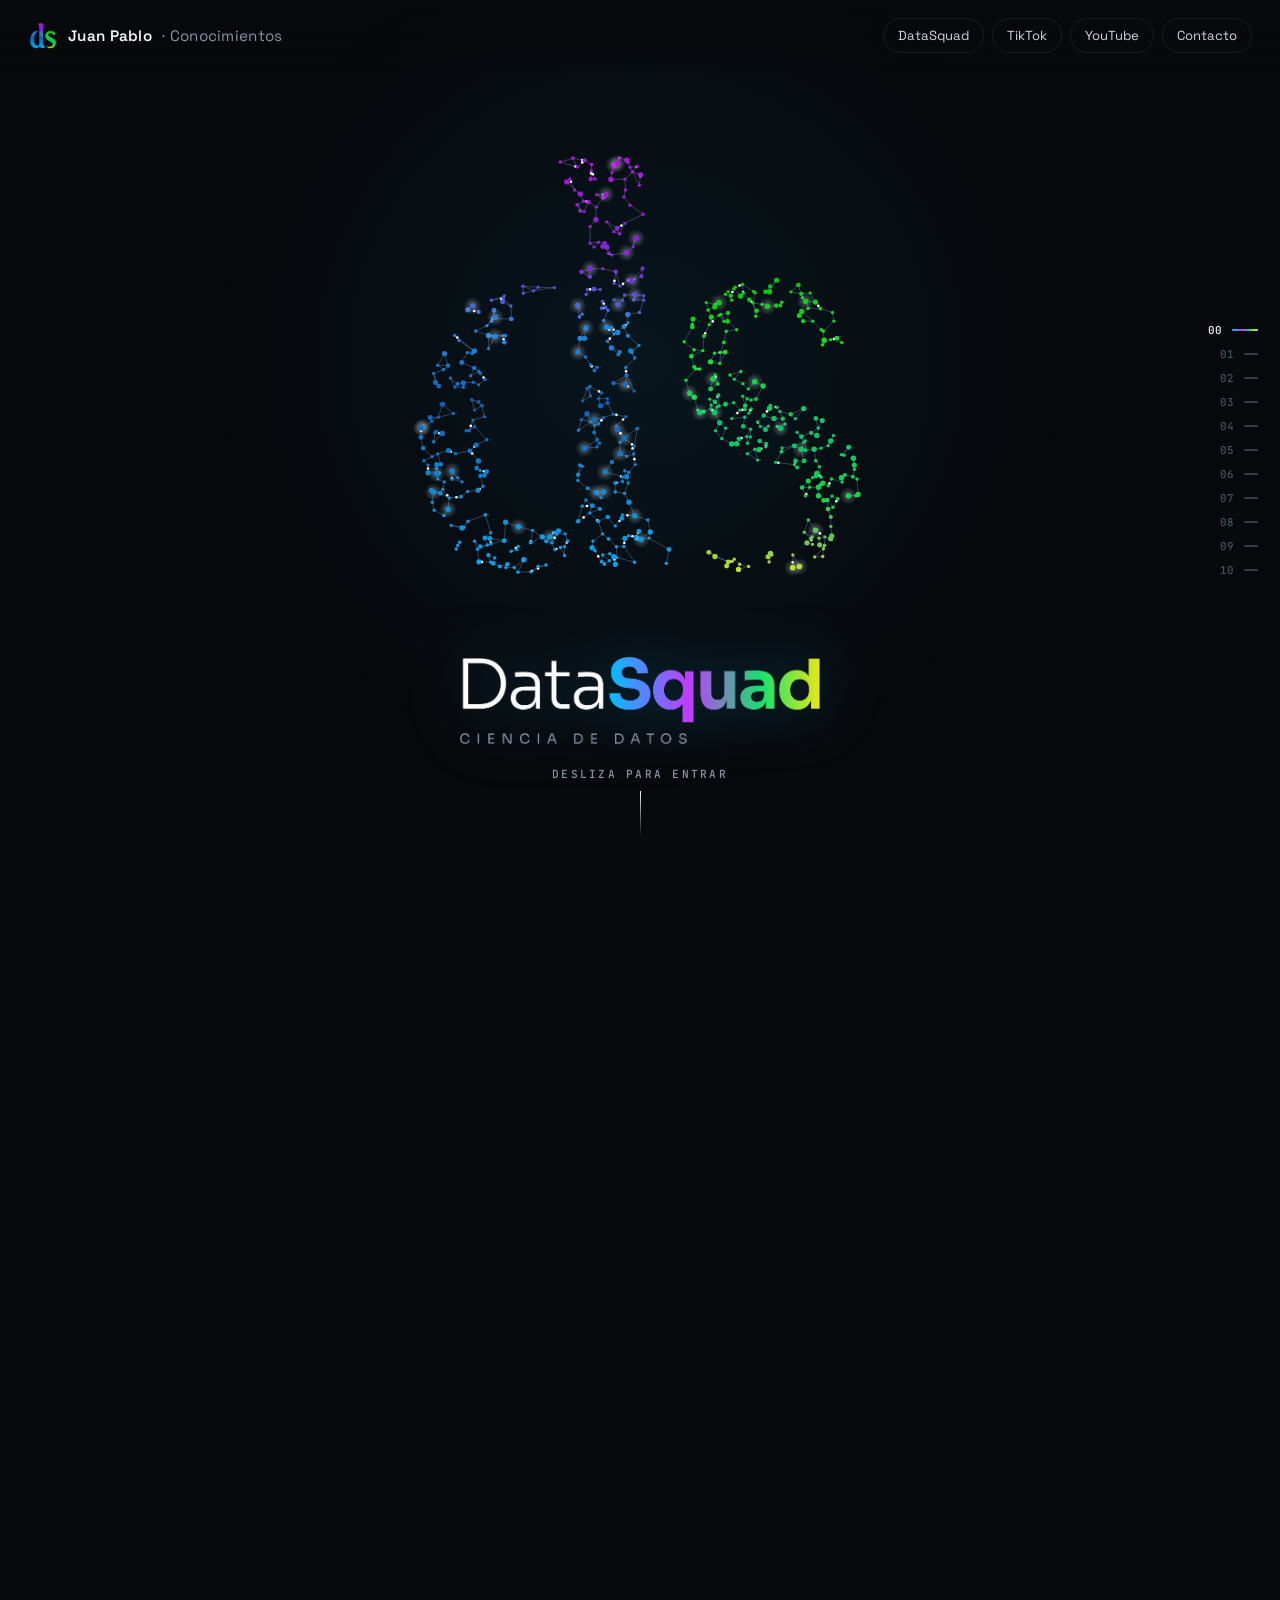
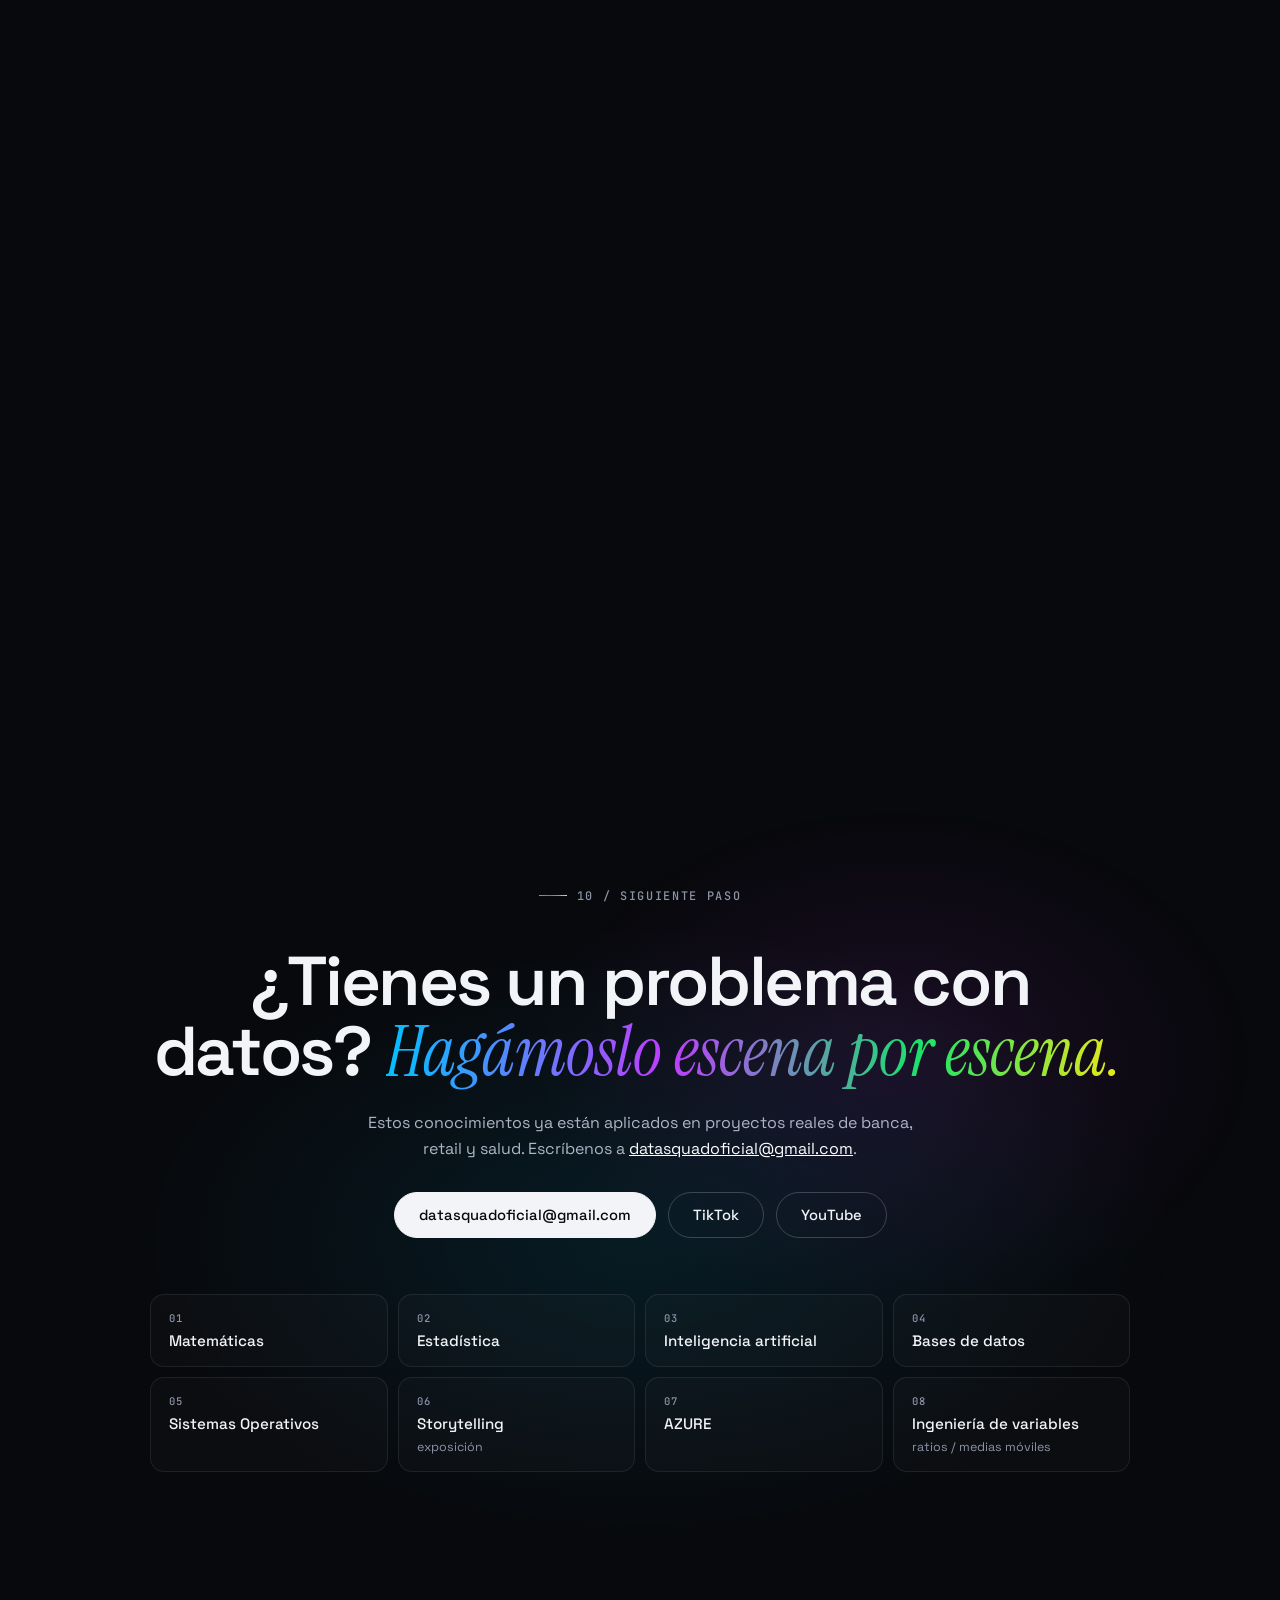
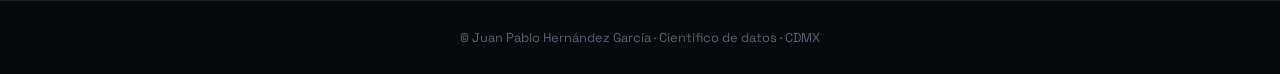
<file: index.html>
<!DOCTYPE html>
<html lang="es">
<head>
<meta charset="utf-8">
<title>Conocimientos vol. 2 · Juan Pablo Hernández · DataSquad</title>
<meta name="viewport" content="width=device-width, initial-scale=1.0">
<meta name="description" content="Conocimientos de Juan Pablo Hernández García, científico de datos: matemáticas, estadística, inteligencia artificial, ingeniería de variables, bases de datos, storytelling, Azure, sistemas operativos y DataSquad.">
<meta name="theme-color" content="#08090c">
<link href="assets/datasquad-icono.png" rel="icon">
<link rel="preconnect" href="https://fonts.googleapis.com">
<link rel="preconnect" href="https://fonts.gstatic.com" crossorigin>
<link href="https://fonts.googleapis.com/css2?family=Instrument+Serif:ital@0;1&family=JetBrains+Mono:wght@400;600&family=Space+Grotesk:wght@400;500;600;700&display=swap" rel="stylesheet">
<style>
:root{
  --bg:#08090c; --ink:#f2f4f8; --dim:#8b93a7; --line:rgba(255,255,255,.08);
  --cyan:#00C2FF; --purple:#C13CFF; --green:#19E36B; --yellow:#F2E814;
  --grad:linear-gradient(90deg,#00C2FF 0%,#C13CFF 38%,#19E36B 72%,#F2E814 100%);
}
*{box-sizing:border-box;margin:0;padding:0}
html{scroll-behavior:smooth}
body{background:var(--bg);color:var(--ink);font-family:"Space Grotesk",system-ui,sans-serif;-webkit-font-smoothing:antialiased;overflow-x:hidden}
a{color:inherit;text-decoration:none}
em{font-family:"Instrument Serif",Georgia,serif;font-style:italic;font-weight:400;letter-spacing:0}

/* ---------- barra superior ---------- */
.top{position:fixed;inset:0 0 auto 0;z-index:30;display:flex;align-items:center;justify-content:space-between;padding:18px 28px;
  background:linear-gradient(180deg,rgba(8,9,12,.92),rgba(8,9,12,0));pointer-events:none}
.top > *{pointer-events:auto}
.brand{display:flex;align-items:center;gap:10px;font-weight:600;font-size:.95rem;letter-spacing:.02em}
.brand img{width:30px;height:30px}
.brand span{color:var(--dim);font-weight:400}
.top nav{display:flex;gap:8px}
.top nav a{font-size:.82rem;padding:8px 14px;border-radius:999px;border:1px solid var(--line);color:#cfd5e2;transition:border-color .2s,background .2s}
.top nav a:hover{border-color:rgba(255,255,255,.3);background:rgba(255,255,255,.04)}
.top nav a.pri{background:var(--ink);color:#08090c;border-color:var(--ink)}
.progreso{position:fixed;left:0;top:0;height:2px;width:100%;transform-origin:0 50%;transform:scaleX(0);background:var(--grad);z-index:40}

/* ---------- indicador de escenas ---------- */
.rail{position:fixed;right:22px;top:50%;transform:translateY(-50%);z-index:25;display:flex;flex-direction:column;gap:6px}
.rail a{display:flex;align-items:center;justify-content:flex-end;gap:10px;font:500 .68rem "JetBrains Mono",monospace;color:#4b5263;height:18px}
.rail a b{font-weight:400;opacity:0;transform:translateX(6px);transition:.25s;color:var(--dim);white-space:nowrap}
.rail a i{display:block;width:14px;height:2px;border-radius:2px;background:#333a48;transition:.3s}
.rail a:hover b{opacity:1;transform:none}
.rail a.on{color:var(--ink)}
.rail a.on i{width:26px;background:var(--grad)}

/* ---------- escenas ---------- */
.scene{position:relative;height:150vh}
.scene.corta{height:220vh}
.stage{position:sticky;top:0;height:100vh;overflow:hidden}
.stage canvas{position:absolute;inset:0;width:100%;height:100%;display:block}
.copy{position:absolute;left:6vw;top:50%;transform:translateY(-50%);width:min(40vw,560px);z-index:2}
.tag{display:inline-flex;align-items:center;gap:10px;font:500 .74rem "JetBrains Mono",monospace;letter-spacing:.14em;color:var(--dim);text-transform:uppercase;margin-bottom:22px}
.tag::before{content:"";width:28px;height:1px;background:var(--grad)}
.copy h2{font-size:clamp(2rem,3.9vw,3.6rem);line-height:1.04;font-weight:600;letter-spacing:-.025em;margin-bottom:22px}
.copy h2 em{background:var(--grad);-webkit-background-clip:text;background-clip:text;color:transparent;padding-right:.08em}
.copy p{color:#aeb5c5;font-size:1.04rem;line-height:1.65;max-width:470px;margin-bottom:22px}
.chips{display:flex;flex-wrap:wrap;gap:8px;margin-bottom:26px}
.chips span{font-size:.8rem;padding:6px 12px;border-radius:999px;border:1px solid var(--line);color:#cfd5e2;background:rgba(255,255,255,.02)}
.cta{display:inline-flex;align-items:center;gap:10px;font-weight:500;font-size:.92rem;padding:12px 20px;border-radius:999px;
  border:1.5px solid transparent;background:linear-gradient(var(--bg),var(--bg)) padding-box,var(--grad) border-box;transition:transform .2s}
.cta:hover{transform:translateX(4px)}
.cta::after{content:"→"}
/* aparición ligada al scroll */
.rv{opacity:0;transform:translateY(26px);filter:blur(6px);transition:opacity .7s ease,transform .7s cubic-bezier(.2,.7,.2,1),filter .7s}
.rv.on{opacity:1;transform:none;filter:none}

/* ---------- intro ---------- */
.intro .tag::before{display:none}
.intro h1{font-size:clamp(2.6rem,7vw,6.4rem);line-height:.98;font-weight:600;letter-spacing:-.04em;margin-bottom:26px}
.intro h1 em{background:var(--grad);-webkit-background-clip:text;background-clip:text;color:transparent;padding-right:.06em}
.intro p{margin:0 auto 30px;max-width:620px;color:#aeb5c5;font-size:1.1rem;line-height:1.6}
.desliza{display:inline-flex;flex-direction:column;align-items:center;gap:10px;font:500 .7rem "JetBrains Mono",monospace;letter-spacing:.2em;color:var(--dim)}
.desliza i{width:1px;height:46px;background:linear-gradient(var(--ink),transparent);animation:baja 1.8s ease-in-out infinite}
@keyframes baja{0%{transform:scaleY(0);transform-origin:top}50%{transform:scaleY(1);transform-origin:top}51%{transform-origin:bottom}100%{transform:scaleY(0);transform-origin:bottom}}

/* ---------- DataSquad ---------- */
.ds .copy{left:50%;top:10vh;transform:translateX(-50%);width:min(92vw,1100px);text-align:center}
.ds-logo{width:min(70vw,600px);display:block;margin:0 auto 6px;
  transform:scale(calc(.72 + var(--p,0) * .5));opacity:calc(var(--p,0) * 5);filter:blur(calc((1 - min(1, var(--p,0) * 4)) * 14px)) drop-shadow(0 0 40px rgba(193,60,255,.25))}
.ds .copy p{margin:0 auto 18px;max-width:640px}
.ds .chips{justify-content:center}
.redes{display:flex;justify-content:center;gap:12px;margin-bottom:26px}
.redes a,.redes span{display:inline-flex;align-items:center;gap:8px;font-size:.86rem;color:#cfd5e2;padding:8px 16px;border-radius:999px;background:rgba(255,255,255,.05)}
.redes a{text-decoration:none;transition:background .2s}.redes a:hover{background:rgba(255,255,255,.14);color:#fff}.redes svg{width:16px;height:16px;fill:currentColor}
.fones{position:absolute;left:50%;bottom:3vh;transform:translateX(-50%);display:flex;gap:clamp(10px,2vw,26px);z-index:1}
.fon{width:clamp(96px,10vw,140px);aspect-ratio:9/18.5;border-radius:26px;border:1.5px solid rgba(255,255,255,.14);background:#0d0f15;
  position:relative;overflow:hidden;box-shadow:0 30px 60px rgba(0,0,0,.5);
  transform:translateY(calc((1 - var(--k,0)) * 60vh)) rotate(calc((1 - var(--k,0)) * var(--r,0deg)))}
.fon::before{content:"";position:absolute;top:8px;left:50%;transform:translateX(-50%);width:34%;height:10px;border-radius:9px;background:#000;z-index:2}
.fon canvas{position:absolute;inset:0;width:100%;height:100%}
.fon b{position:absolute;left:12px;right:12px;bottom:16px;font-size:.78rem;line-height:1.25;z-index:2}
.fon small{display:block;font:500 .6rem "JetBrains Mono",monospace;color:var(--dim);letter-spacing:.1em;margin-bottom:4px}

/* ---------- cierre ---------- */
.cierre{min-height:100vh;display:flex;flex-direction:column;align-items:center;justify-content:center;text-align:center;padding:120px 6vw 60px;position:relative;
  background:radial-gradient(ellipse 60% 50% at 50% 60%,rgba(0,194,255,.10),transparent 70%),radial-gradient(ellipse 40% 40% at 70% 40%,rgba(193,60,255,.10),transparent 70%)}
.cierre h2{font-size:clamp(2.2rem,5.4vw,4.8rem);line-height:1.02;letter-spacing:-.035em;font-weight:600;margin:20px 0 22px;max-width:980px}
.cierre h2 em{background:var(--grad);-webkit-background-clip:text;background-clip:text;color:transparent;padding-right:.06em}
.cierre p{color:#aeb5c5;max-width:560px;line-height:1.65;margin-bottom:30px}
.btns{display:flex;flex-wrap:wrap;gap:12px;justify-content:center}
.btn{padding:13px 24px;border-radius:999px;font-weight:500;font-size:.92rem;border:1px solid rgba(255,255,255,.2);transition:.2s}
.btn:hover{background:rgba(255,255,255,.06)}
.btn.pri{background:var(--ink);color:#08090c;border-color:var(--ink)}
.btn.pri:hover{background:#fff}
.temas{display:grid;grid-template-columns:repeat(4,minmax(0,1fr));gap:10px;max-width:980px;width:100%;margin:56px auto 0}
.temas a{display:flex;flex-direction:column;gap:6px;text-align:left;padding:16px 18px;border-radius:14px;border:1px solid var(--line);background:rgba(255,255,255,.02);transition:.2s}
.temas a:hover{border-color:rgba(255,255,255,.25);transform:translateY(-2px)}
.temas small{font:500 .66rem "JetBrains Mono",monospace;color:var(--dim);letter-spacing:.12em}
.temas b{font-weight:500;font-size:.95rem}
footer{padding:28px;text-align:center;color:#5b6273;font-size:.8rem;border-top:1px solid var(--line)}

/* ---------- celular ---------- */
@media (max-width:899px){
  .top{padding:14px 16px}
  .brand span{display:none}
  .top nav a:not(.pri){display:none}
  .rail{display:none}
  .copy{left:6vw;right:6vw;width:auto;top:auto;bottom:5vh;transform:none}
  .copy h2{font-size:clamp(1.7rem,7.4vw,2.4rem);margin-bottom:12px}
  .copy p{font-size:.93rem;margin-bottom:14px;line-height:1.55}
  .chips{margin-bottom:16px;gap:6px}
  .chips span{font-size:.72rem;padding:5px 10px}
  .tag{margin-bottom:12px}
  .stage::after{content:"";position:absolute;left:0;right:0;bottom:0;height:62%;background:linear-gradient(transparent,rgba(8,9,12,.92) 30%);z-index:1;pointer-events:none}
  .intro .stage::after,.ds .stage::after{display:none}
  .ds .copy{top:12vh;bottom:auto;left:50%;right:auto;transform:translateX(-50%)}
  .ds .copy p{font-size:.9rem}
  .fon:nth-child(n+4){display:none}
  .fon b{font-size:.62rem;left:9px;right:9px}
  .temas{grid-template-columns:repeat(2,minmax(0,1fr))}
}

/* intro con neuronas */
.intro{height:150vh}
.intro-logo{position:absolute;left:50%;bottom:7vh;transform:translate(-50%,calc(var(--p,0) * -90px));text-align:center;z-index:2;
  opacity:calc(1 - var(--p,0) * 3.2);pointer-events:none}
.intro-logo img{width:min(36vw,360px);display:block;margin:0 auto 18px;filter:drop-shadow(0 0 30px rgba(0,194,255,.25))}
.intro-copy{left:auto;right:7vw;width:min(42vw,560px)}
.intro-copy h2{font-size:clamp(2.2rem,4.6vw,4.2rem);letter-spacing:.02em;background:var(--grad);-webkit-background-clip:text;background-clip:text;color:transparent}
.intro-copy .chips span{font-size:.78rem}
.toca{display:inline-block;margin-left:14px;font:500 .72rem "JetBrains Mono",monospace;color:var(--dim);letter-spacing:.06em}
.scene[data-href] .stage{cursor:pointer}
.scene[data-href] .copy{cursor:auto}
.temas i{font-style:normal;font-size:.78rem;color:var(--dim)}
/* cursor "VER" */
.ver{position:fixed;left:0;top:0;z-index:50;pointer-events:none;width:84px;height:84px;margin:-42px 0 0 -42px;border-radius:50%;display:flex;align-items:center;justify-content:center;
  font:600 .72rem "JetBrains Mono",monospace;letter-spacing:.12em;color:#08090c;background:var(--grad);transform:scale(0);transition:transform .25s cubic-bezier(.2,.8,.2,1)}
.ver.on{transform:scale(1)}
/* transición al abrir un tema */
.warp{position:fixed;inset:0;z-index:70;pointer-events:none;clip-path:circle(0 at var(--x,50%) var(--y,50%));transition:clip-path .65s cubic-bezier(.7,0,.3,1);
  background:radial-gradient(circle at var(--x,50%) var(--y,50%),#08090c 0,#08090c 35%,rgba(193,60,255,.9) 55%,rgba(0,194,255,.9) 75%,#08090c 100%)}
.warp.on{clip-path:circle(150% at var(--x,50%) var(--y,50%));pointer-events:auto}
@media (hover:none){.ver{display:none}}
@media (max-width:899px){
  .intro-logo{bottom:auto;top:62vh}
  .intro-logo img{width:64vw}
  .intro-copy{left:6vw;right:6vw;width:auto;top:auto;bottom:5vh;transform:none}
  .intro .stage::after{display:block!important;height:55%}
  .toca{display:block;margin:10px 0 0}
}
</style>
</head>
<body>
<div class="progreso" id="progreso"></div>
<div class="ver" id="ver">VER →</div>
<div class="warp" id="warp"></div>

<header class="top">
  <a class="brand" href="index.html"><img src="assets/datasquad-icono.png" alt="">Juan Pablo <span>· Conocimientos</span></a>
  <nav>
    <a href="#datasquad">DataSquad</a>
    <a href="https://www.tiktok.com/@datasquad_ds" target="_blank" rel="noopener">TikTok</a>
    <a href="https://www.youtube.com/@DatasquadOficial" target="_blank" rel="noopener">YouTube</a>
    <a href="mailto:datasquadoficial@gmail.com">Contacto</a>
  </nav>
</header>

<nav class="rail" id="rail" aria-label="Escenas"></nav>

<main>
<!-- 00 · INTRO: logo DataSquad hecho de neuronas -->
<section class="scene intro" id="inicio" data-kind="intro" data-label="Inicio">
  <div class="stage">
    <canvas></canvas>
    <div class="intro-logo">
      <img src="assets/datasquad-wordmark.png" alt="DataSquad · Ciencia de datos">
      <div class="desliza">DESLIZA PARA ENTRAR<i></i></div>
    </div>
    <div class="copy intro-copy">
      <div class="tag rv" data-at=".42">Juan Pablo Hernández García · Científico de datos</div>
      <h2 class="rv" data-at=".46">CONOCIMIENTO</h2>
      <p class="rv" data-at=".5">Este apartado representa una recopilación de los conocimientos y habilidades que he desarrollado a lo largo de mi trayectoria como científico de datos, y muestra mi compromiso continuo con la excelencia en este campo en constante evolución.</p>
      <div class="chips rv" data-at=".54"><span>Matemáticas</span><span>Estadística</span><span>Inteligencia artificial</span><span>Bases de datos</span><span>Sistemas Operativos</span><span>Storytelling · exposición</span><span>AZURE</span><span>Ingeniería de variables · ratios / medias móviles</span></div>
    </div>
  </div>
</section>

<!-- 01 · MATEMÁTICAS -->
<section class="scene" id="matematicas" data-href="matematicas.html" data-kind="mate" data-label="Matemáticas">
  <div class="stage">
    <canvas></canvas>
    <div class="copy">
      <div class="tag rv" data-at=".02">01 / Matemáticas</div>
      <h2 class="rv" data-at=".06">Los modelos aprenden <em>bajando una pendiente.</em></h2>
      <p class="rv" data-at=".14">Álgebra lineal, cálculo y optimización: el lenguaje en el que viven los datos y el motor con el que se entrena casi cualquier modelo, de una regresión a una red neuronal.</p>
      <div class="chips rv" data-at=".22"><span>Álgebra lineal</span><span>Derivadas</span><span>Descenso del gradiente</span><span>Similitud coseno</span><span>Regularización</span></div>
      <a class="cta rv" data-at=".3" href="matematicas.html">Ver mis conocimientos</a><span class="toca rv" data-at=".34">o toca la animación</span>
    </div>
  </div>
</section>

<!-- 02 · ESTADÍSTICA -->
<section class="scene" id="estadistica" data-href="estadistica.html" data-kind="esta" data-label="Estadística">
  <div class="stage">
    <canvas></canvas>
    <div class="copy">
      <div class="tag rv" data-at=".02">02 / Estadística</div>
      <h2 class="rv" data-at=".06">Con suficientes datos, <em>el ruido toma forma.</em></h2>
      <p class="rv" data-at=".14">Descriptiva e inferencial aplicada a decisiones reales: cuántos datos necesito, qué tan seguro estoy y cuándo un cambio es real y no casualidad.</p>
      <div class="chips rv" data-at=".22"><span>Pruebas de hipótesis</span><span>Error tipo I y II</span><span>Tamaño de muestra</span><span>Wilcoxon</span><span>Regresión</span></div>
      <a class="cta rv" data-at=".3" href="estadistica.html">Ver mis conocimientos</a><span class="toca rv" data-at=".34">o toca la animación</span>
    </div>
  </div>
</section>

<!-- 03 · IA -->
<section class="scene" id="ia" data-href="inteligencia-artificial.html" data-kind="ia" data-label="Inteligencia artificial">
  <div class="stage">
    <canvas></canvas>
    <div class="copy">
      <div class="tag rv" data-at=".02">03 / Inteligencia artificial</div>
      <h2 class="rv" data-at=".06">Una red neuronal es <em>una cadena de decisiones pequeñas.</em></h2>
      <p class="rv" data-at=".14">Machine learning y deep learning de punta a punta: preparar los datos, elegir el algoritmo, medirlo bien y llevarlo a producción.</p>
      <div class="chips rv" data-at=".22"><span>Aprendizaje supervisado</span><span>Deep Learning</span><span>Métricas</span><span>Ensambles</span><span>IA generativa</span><span>MLOps</span></div>
      <a class="cta rv" data-at=".3" href="inteligencia-artificial.html">Ver mis conocimientos</a><span class="toca rv" data-at=".34">o toca la animación</span>
    </div>
  </div>
</section>

<!-- 04 · BASES DE DATOS -->
<section class="scene" id="bd" data-href="bases-de-datos.html" data-kind="bd" data-label="Bases de datos">
  <div class="stage">
    <canvas></canvas>
    <div class="copy">
      <div class="tag rv" data-at=".02">04 / Bases de datos</div>
      <h2 class="rv" data-at=".06">Las respuestas viven <em>en cómo se unen las tablas.</em></h2>
      <p class="rv" data-at=".14">Modelo relacional, SQL para análisis y el camino de los datos desde la operación hasta el data warehouse que alimenta un tablero.</p>
      <div class="chips rv" data-at=".22"><span>SQL</span><span>JOINs</span><span>Funciones de ventana</span><span>Normalización</span><span>OLTP vs OLAP</span></div>
      <a class="cta rv" data-at=".3" href="bases-de-datos.html">Ver mis conocimientos</a><span class="toca rv" data-at=".34">o toca la animación</span>
    </div>
  </div>
</section>

<!-- 05 · SISTEMAS OPERATIVOS -->
<section class="scene" id="sistemas" data-href="sistemas-operativos.html" data-kind="term" data-label="Sistemas Operativos">
  <div class="stage">
    <canvas></canvas>
    <div class="copy">
      <div class="tag rv" data-at=".02">05 / Sistemas Operativos</div>
      <h2 class="rv" data-at=".06">Tu modelo va a correr en Linux. <em>Conviene dominar la terminal.</em></h2>
      <p class="rv" data-at=".14">Windows, Linux y macOS en ciencia de datos: entornos virtuales, WSL, contenedores con Docker y tareas programadas para que todo funcione igual en cualquier máquina.</p>
      <div class="chips rv" data-at=".22"><span>Bash y PowerShell</span><span>Entornos virtuales</span><span>WSL</span><span>Docker</span><span>cron</span></div>
      <a class="cta rv" data-at=".3" href="sistemas-operativos.html">Ver mis conocimientos</a><span class="toca rv" data-at=".34">o toca la animación</span>
    </div>
  </div>
</section>

<!-- 06 · STORYTELLING -->
<section class="scene" id="storytelling" data-href="storytelling.html" data-kind="story" data-label="Storytelling">
  <div class="stage">
    <canvas></canvas>
    <div class="copy">
      <div class="tag rv" data-at=".02">06 / Storytelling · exposición</div>
      <h2 class="rv" data-at=".06">Si todo resalta, <em>nada resalta.</em></h2>
      <p class="rv" data-at=".14">Convertir un análisis en una decisión: conocer a la audiencia, elegir la gráfica por la pregunta que responde y usar el color solo para lo que importa.</p>
      <div class="chips rv" data-at=".22"><span>Audiencia</span><span>Arco narrativo</span><span>Elegir la gráfica</span><span>Color y daltonismo</span><span>Exponer</span></div>
      <a class="cta rv" data-at=".3" href="storytelling.html">Ver mis conocimientos</a><span class="toca rv" data-at=".34">o toca la animación</span>
    </div>
  </div>
</section>

<!-- 07 · AZURE -->
<section class="scene" id="azure" data-href="azure.html" data-kind="azure" data-label="AZURE">
  <div class="stage">
    <canvas></canvas>
    <div class="copy">
      <div class="tag rv" data-at=".02">07 / AZURE</div>
      <h2 class="rv" data-at=".06">De la laptop a la nube, <em>sin cambiar el modelo.</em></h2>
      <p class="rv" data-at=".14">Tipos de servicio, redes virtuales, conexión segura con la oficina, monitoreo y costos: lo necesario para que un modelo viva en la nube.</p>
      <div class="chips rv" data-at=".22"><span>IaaS · PaaS · SaaS</span><span>VNet y subredes</span><span>VPN y ExpressRoute</span><span>Firewall</span><span>Monitoreo y precios</span></div>
      <a class="cta rv" data-at=".3" href="azure.html">Ver mis conocimientos</a><span class="toca rv" data-at=".34">o toca la animación</span>
    </div>
  </div>
</section>

<!-- 08 · INGENIERÍA DE VARIABLES -->
<section class="scene" id="variables" data-href="ingenieria-de-variables.html" data-kind="vars" data-label="Ingeniería de variables">
  <div class="stage">
    <canvas></canvas>
    <div class="copy">
      <div class="tag rv" data-at=".02">08 / Ingeniería de variables · ratios / medias móviles</div>
      <h2 class="rv" data-at=".06">Un buen modelo empieza <em>con una buena variable.</em></h2>
      <p class="rv" data-at=".14">Rezagos, medias móviles, ratios y estacionalidad para banca, forecasting, retail, fraude, marketing y manufactura. Siempre con información disponible antes del momento que se predice.</p>
      <div class="chips rv" data-at=".22"><span>Lags</span><span>Medias móviles</span><span>Ratios A/B</span><span>RFM</span><span>Estacionalidad</span></div>
      <a class="cta rv" data-at=".3" href="ingenieria-de-variables.html">Ver mis conocimientos</a><span class="toca rv" data-at=".34">o toca la animación</span>
    </div>
  </div>
</section>

<!-- 09 · DATASQUAD -->
<section class="scene ds" id="datasquad" data-kind="ds" data-label="DataSquad">
  <div class="stage">
    <canvas></canvas>
    <div class="copy">
      <div class="tag rv" data-at=".02">09 / Divulgación</div>
      <img class="ds-logo" src="assets/datasquad-logo.png" alt="DataSquad · Ciencia de datos">
      <p class="rv" data-at=".22"><strong>DataSquad</strong> es mi proyecto de divulgación: videos educativos de ciencia de datos e inteligencia artificial donde explico algoritmos con animaciones, ejemplos reales y código en Python.</p>
      <div class="redes rv" data-at=".28">
        <a href="https://www.youtube.com/@DatasquadOficial" target="_blank" rel="noopener"><svg viewBox="0 0 24 24"><path d="M23.5 6.2a3 3 0 0 0-2.1-2.1C19.5 3.6 12 3.6 12 3.6s-7.5 0-9.4.5A3 3 0 0 0 .5 6.2 31 31 0 0 0 0 12a31 31 0 0 0 .5 5.8 3 3 0 0 0 2.1 2.1c1.9.5 9.4.5 9.4.5s7.5 0 9.4-.5a3 3 0 0 0 2.1-2.1A31 31 0 0 0 24 12a31 31 0 0 0-.5-5.8zM9.6 15.6V8.4l6.3 3.6-6.3 3.6z"/></svg>YouTube</a>
        <a href="https://www.tiktok.com/@datasquad_ds" target="_blank" rel="noopener"><svg viewBox="0 0 24 24"><path d="M19.6 6.7a4.8 4.8 0 0 1-3.8-4.2V2h-3.4v13.6a2.9 2.9 0 1 1-2-2.7V9.4a6.3 6.3 0 1 0 5.4 6.2V8.7a8.2 8.2 0 0 0 3.8 1.2z"/></svg>TikTok</a>
      </div>
    </div>
    <div class="fones" id="fones">
      <div class="fon" style="--r:-9deg"><canvas data-v="xgb"></canvas><b><small>EP · XGBOOST</small>Árboles que corrigen al anterior</b></div>
      <div class="fon" style="--r:-4deg"><canvas data-v="per"></canvas><b><small>EP · PERCEPTRÓN</small>Retropropagación paso a paso</b></div>
      <div class="fon" style="--r:4deg"><canvas data-v="bub"></canvas><b><small>EP · BUBBLE SORT</small>Ordenar intercambiando vecinos</b></div>
      <div class="fon" style="--r:9deg"><canvas data-v="sto"></canvas><b><small>EP · STORYTELLING</small>Una gráfica, una idea</b></div>
    </div>
  </div>
</section>

<!-- 10 · CIERRE -->
<section class="cierre" id="cierre" data-label="Siguiente paso">
  <div class="tag">10 / Siguiente paso</div>
  <h2>¿Tienes un problema con datos? <em>Hagámoslo escena por escena.</em></h2>
  <p>Estos conocimientos ya están aplicados en proyectos reales de banca, retail y salud. Escríbenos a <a href="mailto:datasquadoficial@gmail.com" style="color:#fff;text-decoration:underline">datasquadoficial@gmail.com</a>.</p>
  <div class="btns">
    <a class="btn pri" href="mailto:datasquadoficial@gmail.com">datasquadoficial@gmail.com</a> <a class="btn" href="https://www.tiktok.com/@datasquad_ds" target="_blank" rel="noopener">TikTok</a> <a class="btn" href="https://www.youtube.com/@DatasquadOficial" target="_blank" rel="noopener">YouTube</a>
  </div>
  <div class="temas">
    <a href="matematicas.html"><small>01</small><b>Matemáticas</b></a>
    <a href="estadistica.html"><small>02</small><b>Estadística</b></a>
    <a href="inteligencia-artificial.html"><small>03</small><b>Inteligencia artificial</b></a>
    <a href="bases-de-datos.html"><small>04</small><b>Bases de datos</b></a>
    <a href="sistemas-operativos.html"><small>05</small><b>Sistemas Operativos</b></a>
    <a href="storytelling.html"><small>06</small><b>Storytelling</b><i>exposición</i></a>
    <a href="azure.html"><small>07</small><b>AZURE</b></a>
    <a href="ingenieria-de-variables.html"><small>08</small><b>Ingeniería de variables</b><i>ratios / medias móviles</i></a>
  </div>
</section>
</main>
<footer>© Juan Pablo Hernández García · Científico de datos · CDMX</footer>

<script>
(function(){
"use strict";
var C={cyan:"#00C2FF",purple:"#C13CFF",green:"#19E36B",yellow:"#F2E814",grey:"#2e3440",dim:"#8b93a7",ink:"#f2f4f8"};
var MONO='"JetBrains Mono",monospace', SANS='"Space Grotesk",system-ui,sans-serif';
function clamp(v,a,b){return v<a?a:v>b?b:v}
function seg(p,a,b){return clamp((p-a)/(b-a),0,1)}
function ease(x){return x<.5?4*x*x*x:1-Math.pow(-2*x+2,3)/2}
function lerp(a,b,k){return a+(b-a)*k}
function rng(seed){return function(){seed|=0;seed=seed+0x6D2B79F5|0;var t=Math.imul(seed^seed>>>15,1|seed);t=t+Math.imul(t^t>>>7,61|t)^t;return((t^t>>>14)>>>0)/4294967296}}
function hex(h){var n=parseInt(h.slice(1),16);return[n>>16&255,n>>8&255,n&255]}
function mix(a,b,k){var x=hex(a),y=hex(b);return"rgb("+Math.round(lerp(x[0],y[0],k))+","+Math.round(lerp(x[1],y[1],k))+","+Math.round(lerp(x[2],y[2],k))+")"}
function rgba(h,a){var x=hex(h);return"rgba("+x[0]+","+x[1]+","+x[2]+","+a+")"}
function rr(ctx,x,y,w,h,r){ctx.beginPath();ctx.moveTo(x+r,y);ctx.arcTo(x+w,y,x+w,y+h,r);ctx.arcTo(x+w,y+h,x,y+h,r);ctx.arcTo(x,y+h,x,y,r);ctx.arcTo(x,y,x+w,y,r);ctx.closePath()}
function gradH(ctx,x0,x1){var g=ctx.createLinearGradient(x0,0,x1,0);g.addColorStop(0,C.cyan);g.addColorStop(.38,C.purple);g.addColorStop(.72,C.green);g.addColorStop(1,C.yellow);return g}
function glowDot(ctx,x,y,r,col,a){var g=ctx.createRadialGradient(x,y,0,x,y,r*4);g.addColorStop(0,rgba(col,.55*a));g.addColorStop(1,rgba(col,0));ctx.fillStyle=g;ctx.beginPath();ctx.arc(x,y,r*4,0,7);ctx.fill();ctx.fillStyle=col;ctx.globalAlpha=a;ctx.beginPath();ctx.arc(x,y,r,0,7);ctx.fill();ctx.globalAlpha=1}
function label(ctx,txt,x,y,col,size,align,font){ctx.fillStyle=col||C.dim;ctx.font=(size||12)+"px "+(font||MONO);ctx.textAlign=align||"left";ctx.textBaseline="middle";ctx.fillText(txt,x,y)}
function fondo(ctx,R,a){ctx.save();ctx.globalAlpha=a*.5;ctx.fillStyle="rgba(255,255,255,.06)";var s=28;for(var x=R.x;x<=R.x+R.w;x+=s)for(var y=R.y;y<=R.y+R.h;y+=s){ctx.fillRect(x,y,1.2,1.2)}ctx.restore()}

/* ===== escenas ===== */
var S={};

var ICON_DS="[data-uri]";
/* ===== Íconos hechos de neuronas (uno por conocimiento) ===== */
var NI=(function(){
  function sample(draw,N,seed,colorFromPixels){
    var c=document.createElement("canvas"),S=220;c.width=S;c.height=S;var x=c.getContext("2d");x.clearRect(0,0,S,S);draw(x,S);
    var d=x.getImageData(0,0,S,S).data,cand=[];for(var yy=0;yy<S;yy+=2)for(var xx=0;xx<S;xx+=2){var o=(yy*S+xx)*4;if(d[o+3]>130)cand.push([xx,yy,d[o],d[o+1],d[o+2]])}
    var r=rng(seed);for(var i=cand.length-1;i>0;i--){var j=Math.floor(r()*(i+1)),t=cand[i];cand[i]=cand[j];cand[j]=t}
    var minx=1e9,maxx=-1e9,miny=1e9,maxy=-1e9;cand.forEach(function(q){minx=Math.min(minx,q[0]);maxx=Math.max(maxx,q[0]);miny=Math.min(miny,q[1]);maxy=Math.max(maxy,q[1])});
    var cx=(minx+maxx)/2,cy=(miny+maxy)/2,sc=Math.max(maxx-minx,maxy-miny)||1,P=[],Cc=[],Sd=[],stops=[C.cyan,C.purple,C.green,C.yellow];
    for(var i=0;i<N&&cand.length;i++){var q=cand[i%cand.length],px=(q[0]-cx)/sc,py=(q[1]-cy)/sc;P.push([px+(i>=cand.length?(r()-.5)*.01:0),py]);
      if(colorFromPixels)Cc.push("rgb("+q[2]+","+q[3]+","+q[4]+")");else{var u=clamp(px+.5,0,1)*3,k=Math.min(2,Math.floor(u));Cc.push(mix(stops[k],stops[k+1],u-k))}
      var a=r()*Math.PI*2,rd=.55+r()*.75;Sd.push([Math.cos(a)*rd,Math.sin(a)*rd,r()*6.28,.5+r()])}
    var E=[],seen={};for(var i=0;i<P.length;i++){var best=[];for(var j=0;j<P.length;j++)if(j!==i){var dx=P[i][0]-P[j][0],dy=P[i][1]-P[j][1],dd=dx*dx+dy*dy;if(best.length<2||dd<best[best.length-1][0]){best.push([dd,j]);best.sort(function(a,b){return a[0]-b[0]});if(best.length>2)best.pop()}}
      best.forEach(function(b){if(b[0]>.004)return;var k2=i<b[1]?i+"_"+b[1]:b[1]+"_"+i;if(!seen[k2]){seen[k2]=1;E.push([i,b[1]])}})}
    return{P:P,C:Cc,S:Sd,E:E}}
  /* dibuja: a = qué tan armado (0 nube, 1 ícono), e = explosión (0..1), alpha global */
  function draw(ctx,ic,cx,cy,size,a,e,t,alpha){if(!ic||alpha<=0)return;var n=ic.P.length,X=new Float32Array(n),Y=new Float32Array(n);
    for(var i=0;i<n;i++){var s=ic.S[i],wob=Math.sin(t*1.3+s[2])*1.6,sx=cx+s[0]*size*1.1+Math.sin(t*.4+s[2])*size*.06,sy=cy+s[1]*size*.8+Math.cos(t*.35+s[2])*size*.06;
      var tx=cx+ic.P[i][0]*size+wob,ty=cy+ic.P[i][1]*size+Math.cos(t*1.1+s[2])*1.6;var x=lerp(sx,tx,a),y=lerp(sy,ty,a);
      if(e>0){x+=(ic.P[i][0]*.6+s[0])*size*e*1.6;y+=(ic.P[i][1]*.6+s[1])*size*e*1.6}X[i]=x;Y[i]=y}
    ctx.lineWidth=1;ctx.strokeStyle="rgba(150,175,235,"+(.3*a*alpha*(1-e))+")";ctx.beginPath();for(var k=0;k<ic.E.length;k++){var q=ic.E[k];ctx.moveTo(X[q[0]],Y[q[0]]);ctx.lineTo(X[q[1]],Y[q[1]])}ctx.stroke();
    if(a>.5){for(var k=0;k<ic.E.length;k+=5){var q=ic.E[k],f=(t*.7+k*.137)%1;ctx.globalAlpha=alpha*(1-e)*(a-.5)*2;ctx.fillStyle="#fff";ctx.beginPath();ctx.arc(lerp(X[q[0]],X[q[1]],f),lerp(Y[q[0]],Y[q[1]],f),1.3,0,7);ctx.fill()}}
    for(var i=0;i<n;i++){var s=ic.S[i],fl=Math.max(0,Math.sin(t*1.7*s[3]+s[2]*3))||0,rad=(1.4+fl*.9)*(size>200?1.2:1);
      if(fl>.97&&a>.6){glowDot(ctx,X[i],Y[i],2.2,"#ffffff",alpha*(1-e)*.6)}
      ctx.globalAlpha=alpha*(1-e*.9)*(.55+.45*a);ctx.fillStyle=ic.C[i];ctx.beginPath();ctx.arc(X[i],Y[i],rad,0,7);ctx.fill()}ctx.globalAlpha=1}
  /* dibujos base de cada ícono (originales) */
  var L=function(x,S){x.strokeStyle="#fff";x.fillStyle="#fff";x.lineCap="round";x.lineJoin="round"};
  var shapes={
    mate:function(x,S){L(x);x.font="bold "+(S*.86)+"px Georgia,serif";x.textAlign="center";x.textBaseline="middle";x.fillText("∑",S*.5,S*.52)},
    esta:function(x,S){L(x);x.beginPath();x.moveTo(S*.04,S*.8);for(var i=0;i<=100;i++){var u=i/100,z=(u-.5)*6;x.lineTo(S*(.04+u*.92),S*.8-Math.exp(-z*z/2)*S*.58)}x.lineTo(S*.96,S*.8);x.closePath();x.fill();
      x.fillStyle="#000";x.globalCompositeOperation="destination-out";for(var b=0;b<9;b++){x.fillRect(S*(.1+b*.09),S*.1,S*.012,S*.7)}x.globalCompositeOperation="source-over";x.fillStyle="#fff";x.fillRect(S*.04,S*.84,S*.92,S*.03)},
    ia:function(x,S){L(x);var Ls=[3,4,4,2],pos=[];for(var l=0;l<4;l++){pos.push([]);for(var i=0;i<Ls[l];i++)pos[l].push([S*(.12+l*.25),S*(.5+(i-(Ls[l]-1)/2)*.2)])}
      x.lineWidth=S*.018;for(var l=0;l<3;l++)pos[l].forEach(function(a){pos[l+1].forEach(function(b){x.beginPath();x.moveTo(a[0],a[1]);x.lineTo(b[0],b[1]);x.stroke()})});pos.forEach(function(c){c.forEach(function(p){x.beginPath();x.arc(p[0],p[1],S*.05,0,7);x.fill()})})},
    bd:function(x,S){L(x);x.lineWidth=S*.05;var cx=S*.5,rx=S*.32,ry=S*.09;for(var k=0;k<4;k++){var y=S*(.2+k*.2);x.beginPath();x.ellipse(cx,y,rx,ry,0,k===0?0:0,k===0?Math.PI*2:Math.PI);x.stroke()}x.beginPath();x.moveTo(cx-rx,S*.2);x.lineTo(cx-rx,S*.8);x.moveTo(cx+rx,S*.2);x.lineTo(cx+rx,S*.8);x.stroke()},
    term:function(x,S){L(x);x.lineWidth=S*.04;x.beginPath();x.roundRect?x.roundRect(S*.06,S*.16,S*.88,S*.68,S*.06):x.rect(S*.06,S*.16,S*.88,S*.68);x.stroke();x.fillRect(S*.06,S*.16,S*.88,S*.1);
      x.lineWidth=S*.06;x.beginPath();x.moveTo(S*.2,S*.4);x.lineTo(S*.34,S*.52);x.lineTo(S*.2,S*.64);x.stroke();x.fillRect(S*.42,S*.62,S*.24,S*.05)},
    story:function(x,S){L(x);var hs=[.22,.36,.3,.56];hs.forEach(function(h,i){x.fillRect(S*(.12+i*.2),S*(.86-h),S*.13,S*h)});x.lineWidth=S*.04;x.beginPath();x.moveTo(S*.14,S*.5);x.lineTo(S*.4,S*.34);x.lineTo(S*.58,S*.42);x.lineTo(S*.86,S*.14);x.stroke();
      x.beginPath();x.moveTo(S*.86,S*.14);x.lineTo(S*.74,S*.15);x.moveTo(S*.86,S*.14);x.lineTo(S*.85,S*.26);x.stroke()},
    azure:function(x,S){L(x);function cloud(cx,cy,s){x.beginPath();x.arc(cx-s*.5,cy+s*.12,s*.36,0,7);x.arc(cx,cy-s*.12,s*.5,0,7);x.arc(cx+s*.52,cy+s*.1,s*.38,0,7);x.fill();x.fillRect(cx-s*.5,cy+s*.05,s*1.02,s*.43)}
      cloud(S*.5,S*.36,S*.32);cloud(S*.2,S*.72,S*.17);cloud(S*.8,S*.72,S*.17);x.lineWidth=S*.02;x.beginPath();x.moveTo(S*.5,S*.55);x.lineTo(S*.24,S*.66);x.moveTo(S*.5,S*.55);x.lineTo(S*.76,S*.66);x.stroke()},
    vars:function(x,S){L(x);x.font="italic bold "+(S*.42)+"px Georgia,serif";x.textAlign="center";x.textBaseline="middle";x.fillText("f(x)",S*.5,S*.5)}
  };
  var cache={};
  return{get:function(k){if(!shapes[k])return null;if(!cache[k])cache[k]=sample(shapes[k],k==="azure"||k==="esta"||k==="story"?440:340,k.length*7+3,false);return cache[k]},
         fromImage:function(src,N,cb){var im=new Image();im.onload=function(){cb(sample(function(x,S){var s=Math.min(S/im.width,S/im.height)*.95;x.drawImage(im,(S-im.width*s)/2,(S-im.height*s)/2,im.width*s,im.height*s)},N,4,true))};im.src=src},
         draw:draw}
})();

/* 00 intro: el logo "ds" se arma con neuronas */
(function(){var DS=null,t0=null;NI.fromImage(ICON_DS,620,function(ic){DS=ic});
S.intro=function(ctx,w,h,p,t){if(!DS)return;if(t0===null)t0=t;var mob=w<900,a=ease(clamp((t-t0)/2.4,0,1)),m=ease(seg(p,.3,.62));
  var cx=mob?w/2:lerp(w/2,w*.28,m),cy=mob?lerp(h*.38,h*.27,m):lerp(h*.4,h*.5,m),size=mob?lerp(Math.min(w*.72,h*.42),Math.min(w*.5,h*.3),m):lerp(Math.min(h*.5,w*.34),Math.min(h*.62,w*.34),m);
  var g=ctx.createRadialGradient(cx,cy,0,cx,cy,size);g.addColorStop(0,"rgba(0,194,255,.07)");g.addColorStop(1,"rgba(0,194,255,0)");ctx.fillStyle=g;ctx.fillRect(0,0,w,h);
  NI.draw(ctx,DS,cx,cy,size,a,0,t,1)}})();

/* 01 matemáticas: descenso del gradiente */
S.mate=function(ctx,w,h,p,t,R){fondo(ctx,R,1);
  var a=1,J=function(v){return a*(v-25)*(v-25)+2},Jmax=J(0),X=function(v){return R.x+v/50*R.w},Y=function(j){return R.y+R.h*.92-(j/Jmax)*R.h*.78};
  ctx.strokeStyle="rgba(255,255,255,.12)";ctx.beginPath();ctx.moveTo(R.x,R.y+R.h*.92);ctx.lineTo(R.x+R.w,R.y+R.h*.92);ctx.stroke();
  label(ctx,"w",R.x+R.w,R.y+R.h*.92+16,C.dim,12,"right");label(ctx,"error J(w)",R.x,R.y+R.h*.08,C.dim,12);
  var rev=ease(seg(p,.02,.25));ctx.lineWidth=3;ctx.strokeStyle=gradH(ctx,R.x,R.x+R.w);ctx.beginPath();
  for(var v=0;v<=50*rev;v+=.5){var x=X(v),y=Y(J(v));v?ctx.lineTo(x,y):ctx.moveTo(x,y)}ctx.stroke();
  var steps=[3];for(var k=0;k<10;k++)steps.push(25+(steps[k]-25)*.62);
  var f=seg(p,.28,.86)*10,i=Math.floor(f),fr=f-i;if(i>=10){i=9;fr=1}
  ctx.lineWidth=1.5;for(var k=0;k<=i&&p>.27;k++){var v0=steps[k],v1=k<i?steps[k+1]:lerp(steps[k],steps[k+1],ease(fr));
    ctx.strokeStyle="rgba(242,232,20,.5)";ctx.setLineDash([4,4]);ctx.beginPath();ctx.moveTo(X(v0),Y(J(v0)));ctx.lineTo(X(v1),Y(J(v1)));ctx.stroke();ctx.setLineDash([]);
    ctx.fillStyle="rgba(255,255,255,.5)";ctx.beginPath();ctx.arc(X(v0),Y(J(v0)),3,0,7);ctx.fill()}
  var wc=p>.27?lerp(steps[i],steps[i+1],ease(fr)):3,xc=X(wc),yc=Y(J(wc)),sl=2*a*(wc-25),L=R.w*.13;
  if(p>.2){var dx=L/Math.sqrt(1+Math.pow(sl*(R.h*.78/Jmax)/(R.w/50),2));var m=-(sl*(R.h*.78/Jmax))/(R.w/50);
    ctx.strokeStyle=C.yellow;ctx.lineWidth=2;ctx.globalAlpha=seg(p,.2,.28);ctx.beginPath();ctx.moveTo(xc-dx,yc-m*dx);ctx.lineTo(xc+dx,yc+m*dx);ctx.stroke();ctx.globalAlpha=1}
  if(p>.15)glowDot(ctx,xc,yc,7,p>.86?C.green:C.cyan,seg(p,.15,.22));
  var bx=R.x+R.w*.56,by=R.y+R.h*.1;ctx.globalAlpha=seg(p,.3,.4);
  label(ctx,"w ← w − η·∇J(w)",bx,by,C.ink,15);label(ctx,"iteración "+Math.min(10,Math.round(f)).toString().padStart(2,"0"),bx,by+24,C.dim,12);
  label(ctx,"pendiente "+(sl>=0?"+":"")+sl.toFixed(1),bx,by+44,C.yellow,12);label(ctx,"error "+J(wc).toFixed(1),bx,by+64,C.cyan,12);ctx.globalAlpha=1;
  if(p>.86){ctx.globalAlpha=seg(p,.86,.92);label(ctx,"mínimo · pendiente ≈ 0",xc,yc+28,C.green,13,"center");ctx.globalAlpha=1}};

/* 02 estadística: el histograma se vuelve normal */
(function(){var r=rng(11),D=[];for(var i=0;i<3000;i++){var u=r()||1e-9,v=r();D.push(Math.sqrt(-2*Math.log(u))*Math.cos(2*Math.PI*v))}
S.esta=function(ctx,w,h,p,t,R){fondo(ctx,R,1);
  var n=Math.floor(8+Math.pow(seg(p,.04,.78),2)*2992),B=33,lo=-4,hi=4,bw=(hi-lo)/B,cnt=new Array(B).fill(0),sum=0,sq=0;
  for(var i=0;i<n;i++){var x=D[i];sum+=x;sq+=x*x;var b=Math.floor((x-lo)/bw);if(b>=0&&b<B)cnt[b]++}
  var mu=sum/n,sd=Math.sqrt(Math.max(sq/n-mu*mu,0)),base=R.y+R.h*.9,H=R.h*.72,X=function(x){return R.x+(x-lo)/(hi-lo)*R.w},dmax=.42;
  var sg=seg(p,.72,.85);if(sg>0){ctx.fillStyle="rgba(25,227,107,"+(.10*sg)+")";ctx.fillRect(X(-1),R.y+R.h*.1,X(1)-X(-1),base-R.y-R.h*.1);
    ctx.globalAlpha=sg;label(ctx,"68% en ±1σ",X(0),base+16,C.green,12,"center");ctx.globalAlpha=1}
  var bp=R.w/B;for(var b=0;b<B;b++){var d=cnt[b]/(n*bw),hh=Math.min(d/dmax,1.15)*H,x=R.x+b*bp;
    var g=ctx.createLinearGradient(0,base-hh,0,base);g.addColorStop(0,C.purple);g.addColorStop(1,C.cyan);ctx.fillStyle=g;ctx.globalAlpha=.9;rr(ctx,x+1.5,base-hh,bp-3,hh,Math.min(3,hh/2));ctx.fill()}ctx.globalAlpha=1;
  var nc=seg(p,.5,.68);if(nc>0){ctx.strokeStyle=C.yellow;ctx.lineWidth=2.5;ctx.beginPath();var end=lo+(hi-lo)*nc;for(var x=lo;x<=end;x+=.04){var y=base-(Math.exp(-x*x/2)/Math.sqrt(2*Math.PI))/dmax*H;x===lo?ctx.moveTo(X(x),y):ctx.lineTo(X(x),y)}ctx.stroke()}
  ctx.strokeStyle="rgba(255,255,255,.15)";ctx.lineWidth=1;ctx.beginPath();ctx.moveTo(R.x,base);ctx.lineTo(R.x+R.w,base);ctx.stroke();
  ctx.globalAlpha=seg(p,.03,.1);label(ctx,"n = "+n.toLocaleString("es-MX"),R.x,R.y+R.h*.04,C.ink,22);
  label(ctx,"μ ≈ "+mu.toFixed(2)+"   σ ≈ "+sd.toFixed(2),R.x,R.y+R.h*.04+28,C.dim,12);ctx.globalAlpha=1;
  if(nc>.9){ctx.globalAlpha=seg(p,.66,.72);label(ctx,"normal",X(1.15),base-H*.66,C.yellow,12,"left");ctx.globalAlpha=1}}})();

/* 03 IA: red neuronal con señales */
(function(){var L=[3,5,5,2],r=rng(3),E=[];for(var l=0;l<L.length-1;l++)for(var i=0;i<L[l];i++)for(var j=0;j<L[l+1];j++)E.push([l,i,j,r(),.3+r()*.7]);
S.ia=function(ctx,w,h,p,t,R){fondo(ctx,R,1);
  var nar=R.w<520,lo=nar?.24:.1,hi=nar?.7:.9;var pos=function(l,i){var x=R.x+R.w*(lo+l*(hi-lo)/(L.length-1)),n=L[l],y=R.y+R.h*.5+(i-(n-1)/2)*Math.min(R.h*.17,80);return[x,y]};
  var rev=function(l){return ease(seg(p,.05+l*.11,.16+l*.11))},act=seg(p,.5,.62),cols=[C.cyan,C.purple,C.green,C.yellow];
  for(var e=0;e<E.length;e++){var q=E[e],a=Math.min(rev(q[0]),rev(q[0]+1));if(a<=0)continue;var A=pos(q[0],q[1]),Bp=pos(q[0]+1,q[2]);
    ctx.strokeStyle="rgba(150,170,230,"+(.07+.18*q[4]*a)+")";ctx.lineWidth=q[4]*1.6;ctx.beginPath();ctx.moveTo(A[0],A[1]);ctx.lineTo(lerp(A[0],Bp[0],a),lerp(A[1],Bp[1],a));ctx.stroke();
    if(act>0){var f=(t*.55+q[3]+q[0]*.33)%1;ctx.globalAlpha=act*q[4];ctx.fillStyle=cols[q[0]+1];ctx.beginPath();ctx.arc(lerp(A[0],Bp[0],f),lerp(A[1],Bp[1],f),2.4,0,7);ctx.fill();ctx.globalAlpha=1}}
  for(var l=0;l<L.length;l++){var a=rev(l);if(a<=0)continue;for(var i=0;i<L[l];i++){var P=pos(l,i),pul=act*(.5+.5*Math.sin(t*2.2+i*1.7+l));
    ctx.fillStyle="#0d0f15";ctx.strokeStyle=cols[l];ctx.lineWidth=2;ctx.beginPath();ctx.arc(P[0],P[1],11*a,0,7);ctx.fill();ctx.stroke();
    if(pul>0)glowDot(ctx,P[0],P[1],4,cols[l],pul)}}
  var ins=nar?["uso","quejas","pagos"]:["uso del servicio","quejas","pagos tardíos"];ctx.globalAlpha=seg(p,.1,.2);for(var i=0;i<3;i++){var P=pos(0,i);label(ctx,ins[i],P[0]-20,P[1],C.dim,11,"right")}ctx.globalAlpha=1;
  var o=seg(p,.72,.84);if(o>0){var P0=pos(3,0),P1=pos(3,1),v=(.87*o);ctx.globalAlpha=o;label(ctx,(nar?"":"cancela ")+(v*100).toFixed(0)+"%",P0[0]+20,P0[1],C.yellow,13);label(ctx,(nar?"":"se queda ")+((1-v)*100).toFixed(0)+"%",P1[0]+20,P1[1],C.dim,13);ctx.globalAlpha=1}
  ctx.globalAlpha=seg(p,.05,.14);label(ctx,"entrada",pos(0,0)[0],R.y+R.h*.08,C.dim,11,"center");label(ctx,nar?"ocultas":"capas ocultas",(pos(1,0)[0]+pos(2,0)[0])/2,R.y+R.h*.08,C.dim,11,"center");label(ctx,"salida",pos(3,0)[0],R.y+R.h*.08,C.dim,11,"center");ctx.globalAlpha=1}})();

/* 04 ingeniería de variables: serie, media móvil y rezago */
(function(){var r=rng(21),N=112,Y=[];for(var i=0;i<N;i++){Y.push(50+12*Math.sin(2*Math.PI*i/7)+.16*i+(r()-.5)*12+(i===92?30:0)+(i===93?14:0))}
var MA=Y.map(function(_,i){if(i<7)return null;var s=0;for(var k=1;k<=7;k++)s+=Y[i-k];return s/7});
S.vars=function(ctx,w,h,p,t,R){fondo(ctx,R,1);
  var lo=25,hi=105,X=function(i){return R.x+i/(N-1)*R.w},Yp=function(v){return R.y+R.h*.88-(v-lo)/(hi-lo)*R.h*.72};
  var path=function(arr,n,col,lw,dash,shift){ctx.strokeStyle=col;ctx.lineWidth=lw;ctx.setLineDash(dash||[]);ctx.beginPath();var st=false;for(var i=0;i<n;i++){var j=i-(shift||0);if(j<0||arr[j]==null)continue;var x=X(i),y=Yp(arr[j]);st?ctx.lineTo(x,y):(ctx.moveTo(x,y),st=true)}ctx.stroke();ctx.setLineDash([])};
  var n1=Math.floor(ease(seg(p,.02,.4))*N);path(Y,n1,"rgba(0,194,255,.85)",1.6);
  var n2=Math.floor(seg(p,.42,.62)*N);if(n2>0)path(MA,n2,C.green,3);
  var n3=Math.floor(seg(p,.62,.76)*N);if(n3>0)path(Y,n3,"rgba(193,60,255,.8)",1.5,[5,5],7);
  if(p>.3){ctx.globalAlpha=seg(p,.3,.38);var ex=X(92),ey=Yp(Y[92]);glowDot(ctx,ex,ey,5,C.yellow,1);label(ctx,"Buen Fin",ex-12,ey-14,C.yellow,12,"right");ctx.globalAlpha=1}
  var wk=seg(p,.78,1);if(wk>0){var c=Math.floor(lerp(14,84,wk)),x0=X(c-7),x1=X(c);ctx.fillStyle="rgba(242,232,20,.07)";ctx.fillRect(x0,R.y+R.h*.14,x1-x0,R.h*.74);ctx.strokeStyle="rgba(242,232,20,.5)";ctx.strokeRect(x0,R.y+R.h*.14,x1-x0,R.h*.74);
    glowDot(ctx,X(c),Yp(MA[c]),5,C.green,1);label(ctx,"media_7 = "+MA[c].toFixed(1),x1+8,R.y+R.h*.18,C.ink,12)}
  var lg=[["ventas",C.cyan,.04],["media 7d",C.green,.44],["lag 7",C.purple,.64]];
  for(var k=0;k<3;k++){ctx.globalAlpha=seg(p,lg[k][2],lg[k][2]+.06);ctx.fillStyle=lg[k][1];ctx.fillRect(R.x+k*R.w*.3,R.y+R.h*.04,14,3);label(ctx,lg[k][0],R.x+k*R.w*.3+22,R.y+R.h*.04+1,C.dim,12)}ctx.globalAlpha=1;
  ctx.strokeStyle="rgba(255,255,255,.12)";ctx.beginPath();ctx.moveTo(R.x,R.y+R.h*.9);ctx.lineTo(R.x+R.w,R.y+R.h*.9);ctx.stroke()}})();

/* 05 bases de datos: tablas que se unen */
S.bd=function(ctx,w,h,p,t,R){fondo(ctx,R,1);
  var T=[{n:"clientes",c:["id","ciudad"],r:[["1","CDMX"],["2","GDL"],["3","MTY"],["4","CDMX"]],col:C.cyan},
         {n:"pedidos",c:["cliente","total"],r:[["1","$820"],["3","$1,240"],["1","$460"],["4","$990"]],col:C.purple},
         {n:"productos",c:["id","nombre"],r:[["10","Café"],["11","Té"],["12","Pan"],["13","Jugo"]],col:C.green}];
  var tw=R.w*.3,gap=(R.w-3*tw)/2,rh=Math.min(26,R.h*.055),hh=rh*1.25,ty=R.y+R.h*.06,fs=Math.max(9,Math.min(12,tw/11));
  var boxes=[];for(var k=0;k<3;k++){var a=ease(seg(p,.03+k*.07,.2+k*.07)),x=R.x+k*(tw+gap),y=ty+(1-a)*60;boxes.push([x,y]);if(a<=0)continue;ctx.globalAlpha=a;
    rr(ctx,x,y,tw,hh+rh*5,10);ctx.fillStyle="#0f1219";ctx.fill();ctx.strokeStyle="rgba(255,255,255,.09)";ctx.stroke();
    ctx.fillStyle=T[k].col;rr(ctx,x,y,tw,hh,10);ctx.fill();ctx.fillRect(x,y+hh-8,tw,8);label(ctx,T[k].n,x+12,y+hh/2,"#08090c",fs+1,"left",SANS);
    for(var c=0;c<2;c++)label(ctx,T[k].c[c],x+12+c*tw*.5,y+hh+rh*.55,C.dim,fs-1);
    for(var i=0;i<4;i++){var yy=y+hh+rh*(1.5+i);ctx.strokeStyle="rgba(255,255,255,.05)";ctx.beginPath();ctx.moveTo(x+8,yy-rh*.5);ctx.lineTo(x+tw-8,yy-rh*.5);ctx.stroke();for(var c=0;c<2;c++)label(ctx,T[k].r[i][c],x+12+c*tw*.5,yy,"#cfd5e2",fs)}}ctx.globalAlpha=1;
  var j=seg(p,.36,.52);if(j>0){ctx.lineWidth=1.8;ctx.setLineDash([6,6]);ctx.lineDashOffset=-t*30;var pairs=[[0,1],[2,1],[0,0],[3,3]];
    for(var q=0;q<pairs.length;q++){var a=pairs[q],x0=boxes[0][0]+tw*.25,y0=boxes[0][1]+hh+rh*(1.5+a[0]),x1=boxes[1][0]+tw*.12,y1=boxes[1][1]+hh+rh*(1.5+a[1]);
      ctx.strokeStyle=rgba(C.yellow,.7*j);ctx.beginPath();ctx.moveTo(x0+tw*.25,y0);ctx.bezierCurveTo(lerp(x0,x1,.6)+tw*.2,y0,lerp(x0,x1,.4),y1,lerp(x0+tw*.25,x1,j),lerp(y0,y1,j));ctx.stroke()}
    ctx.setLineDash([]);ctx.globalAlpha=j;label(ctx,"JOIN ON id_cliente",(boxes[0][0]+tw+boxes[1][0])/2,boxes[0][1]-14,C.yellow,11,"center");ctx.globalAlpha=1}
  var sq="SELECT ciudad, SUM(total) AS ventas FROM pedidos JOIN clientes … GROUP BY ciudad;",ns=Math.floor(seg(p,.5,.66)*sq.length),qy=ty+hh+rh*5+R.h*.1;
  if(ns>0){var cpl=Math.max(20,Math.floor(R.w/((fs+1)*.62))),txt=sq.slice(0,ns),lines=[""];txt.split(/(?= )/).forEach(function(wd){if((lines[lines.length-1]+wd).length>cpl)lines.push(wd.trim());else lines[lines.length-1]+=wd});lines.forEach(function(ln,ii){label(ctx,ln,R.x,qy+ii*18,C.ink,fs+1)});
    if(Math.floor(t*2)%2===0&&ns<sq.length){ctx.fillStyle=C.ink;ctx.fillRect(R.x+ctx.measureText(lines[lines.length-1]).width+2,qy+(lines.length-1)*18-7,7,14)}}
  var res=[["CDMX","2","$2,270"],["MTY","1","$1,240"]],ra=seg(p,.68,.8);if(ra>0){var rx=R.x,ry=qy+(Math.ceil(sq.length/Math.max(20,Math.floor(R.w/((fs+1)*.62))))+1)*18+R.h*.03,rw=Math.min(R.w*.7,360);ctx.globalAlpha=ra;
    rr(ctx,rx,ry,rw,hh+rh*2.2,10);ctx.fillStyle="#0f1219";ctx.fill();ctx.strokeStyle=gradH(ctx,rx,rx+rw);ctx.lineWidth=1.5;ctx.stroke();
    var hd=["ciudad","pedidos","ventas"];for(var c=0;c<3;c++)label(ctx,hd[c],rx+14+c*rw/3,ry+hh*.55,C.dim,fs-1);
    for(var i=0;i<2;i++){var a=seg(p,.72+i*.05,.8+i*.05);ctx.globalAlpha=a*ra;for(var c=0;c<3;c++)label(ctx,res[i][c],rx+14+c*rw/3,ry+hh+rh*(.5+i),c===2?C.green:C.ink,fs+1)}ctx.globalAlpha=1}};

/* 06 storytelling: del arcoíris al color de acento */
S.story=function(ctx,w,h,p,t,R){fondo(ctx,R,1);
  var nm=["Centro","Sur","Bajío","Norte","Golfo","Pacífico","Sureste"],v=[42,55,38,74,47,33,50],rain=["#ff5d5d","#ffb13d",C.yellow,C.green,C.cyan,"#5d7bff",C.purple];
  var k=ease(seg(p,.32,.58)),grow=ease(seg(p,.03,.28)),n=nm.length,base=R.y+R.h*.86,H=R.h*.56,bw=R.w/n;
  for(var i=0;i<n;i++){var hh=v[i]/80*H*grow,x=R.x+i*bw+bw*.16,ww=bw*.68,col=i===3?mix(rain[i],C.cyan,k):mix(rain[i],"#2e3440",k);
    ctx.fillStyle=col;rr(ctx,x,base-hh,ww,hh,4);ctx.fill();if(grow>.95){label(ctx,nm[i],x+ww/2,base+16,i===3&&k>.5?C.ink:C.dim,Math.max(10,Math.min(12,bw/6.5)),"center")}
    if(k<.5&&grow>.9){ctx.globalAlpha=1-k*2;label(ctx,v[i],x+ww/2,base-hh-12,C.dim,11,"center");ctx.globalAlpha=1}}
  ctx.strokeStyle="rgba(255,255,255,.15)";ctx.beginPath();ctx.moveTo(R.x,base);ctx.lineTo(R.x+R.w,base);ctx.stroke();
  var tag=k<.5?"ANTES · todo compite por tu atención":"DESPUÉS · un color, una idea";label(ctx,tag,R.x,R.y+R.h*.05,k<.5?"#ff8a8a":C.green,12);
  var tt="Norte creció 45% y ya lidera las ventas",nt=Math.floor(seg(p,.6,.76)*tt.length);if(nt>0)label(ctx,tt.slice(0,nt),R.x,R.y+R.h*.14,C.ink,Math.max(15,Math.min(22,R.w/26)),"left",SANS);
  var an=seg(p,.78,.88);if(an>0){var x=R.x+3*bw+bw*.5,top=base-v[3]/80*H;ctx.globalAlpha=an;ctx.strokeStyle=C.cyan;ctx.lineWidth=1.5;ctx.beginPath();ctx.moveTo(x+bw*.5,top-34);ctx.quadraticCurveTo(x+bw*.4,top-10,x+bw*.1,top-4);ctx.stroke();
    label(ctx,"+45% vs. 2024",x+bw*.55,top-40,C.cyan,13);label(ctx,"74 mdp",x,top-14,C.ink,13,"center");ctx.globalAlpha=1}
  ctx.globalAlpha=seg(p,.88,.95);label(ctx,"Fuente: datos ilustrativos · ventas anuales por región",R.x,R.y+R.h*.97,C.dim,11);ctx.globalAlpha=1};

/* 07 Azure: red virtual con tráfico */
S.azure=function(ctx,w,h,p,t,R){fondo(ctx,R,1);
  var P=function(x,y){return[R.x+x*R.w,R.y+y*R.h]},a1=ease(seg(p,.03,.16)),a2=ease(seg(p,.13,.26)),a3=ease(seg(p,.24,.4)),a4=seg(p,.4,.56),a5=seg(p,.55,.65);
  var box=function(x0,y0,x1,y1,txt,col,a,dash){if(a<=0)return;var A=P(x0,y0),B=P(x1,y1);ctx.globalAlpha=a;rr(ctx,A[0],A[1],B[0]-A[0],B[1]-A[1],14);ctx.fillStyle=rgba(col,.05);ctx.fill();ctx.setLineDash(dash?[6,5]:[]);ctx.strokeStyle=rgba(col,.6);ctx.lineWidth=1.4;ctx.stroke();ctx.setLineDash([]);label(ctx,txt,A[0]+12,A[1]+16,col,11);ctx.globalAlpha=1};
  box(.24,.2,.98,.94,"VNet · 10.0.0.0/16",C.cyan,a1);box(.29,.32,.6,.88,"Subnet app",C.purple,a2,1);box(.65,.32,.94,.88,"Subnet datos",C.green,a2,1);
  var N={onp:[.06,.56,"Oficina",C.dim],fw:[.61,.07,"Firewall",C.yellow],vm1:[.445,.47,"VM modelo",C.purple],vm2:[.445,.74,"API",C.purple],sql:[.795,.47,"Azure SQL",C.green],blob:[.795,.74,"Blob",C.green]};
  var links=[["onp","vm1","VPN / ExpressRoute"],["fw","vm1",""],["vm1","sql",""],["vm2","blob",""],["vm1","vm2",""]];
  for(var q=0;q<links.length;q++){var A=P(N[links[q][0]][0],N[links[q][0]][1]),B=P(N[links[q][1]][0],N[links[q][1]][1]);if(a4<=0)break;
    ctx.strokeStyle="rgba(180,190,230,.35)";ctx.lineWidth=1.3;ctx.beginPath();ctx.moveTo(A[0],A[1]);ctx.lineTo(lerp(A[0],B[0],a4),lerp(A[1],B[1],a4));ctx.stroke();
    if(links[q][2]&&a4>.9)label(ctx,links[q][2],(A[0]+B[0])/2,(A[1]+B[1])/2-12,C.dim,10,"center");
    if(a5>0){for(var m=0;m<2;m++){var f=(t*.4+q*.21+m*.5)%1;glowDot(ctx,lerp(A[0],B[0],f),lerp(A[1],B[1],f),2.2,[C.cyan,C.yellow,C.green,C.green,C.purple][q],a5)}}}
  for(var key in N){var n=N[key],Q=P(n[0],n[1]),s=Math.min(R.w,R.h)*.06*a3;if(s<=0)continue;rr(ctx,Q[0]-s,Q[1]-s*.75,s*2,s*1.5,8);ctx.fillStyle="#0f1219";ctx.fill();ctx.strokeStyle=n[3];ctx.lineWidth=1.6;ctx.stroke();
    ctx.globalAlpha=a3;label(ctx,n[2],Q[0],Q[1]+s*.75+13,"#cfd5e2",11,"center");ctx.fillStyle=n[3];ctx.beginPath();ctx.arc(Q[0],Q[1],3.5,0,7);ctx.fill();ctx.globalAlpha=1}
  var mo=seg(p,.72,.84);if(mo>0){var A=P(.29,.965);ctx.globalAlpha=mo;label(ctx,"Monitor: 99.95% disponibilidad · costo estimado $38 USD/mes",A[0],A[1],C.dim,11);ctx.globalAlpha=1}};

/* 08 terminal */
(function(){var LS=[["$ ","python -m venv .venv",""],["$ ","source .venv/bin/activate",""],["(.venv) $ ","pip install pandas scikit-learn xgboost",""],["","","Successfully installed 3 packages"],["$ ","docker build -t modelo-api .",""],["","","[+] Building 18.4s  FINISHED"],["$ ","docker run -p 8000:8000 modelo-api",""],["","","✓ API del modelo escuchando en :8000"],["$ ","crontab -l",""],["","","0 6 * * 1  python reentrenar.py"]],TOT=0;LS.forEach(function(l){TOT+=l[0].length+l[1].length+l[2].length});
S.term=function(ctx,w,h,p,t,R){var a=ease(seg(p,.02,.12)),x=R.x,y=R.y+R.h*.08+(1-a)*30,ww=R.w,hh=R.h*.84;ctx.globalAlpha=a;
  rr(ctx,x,y,ww,hh,14);ctx.fillStyle="#0c0e14";ctx.fill();ctx.strokeStyle="rgba(255,255,255,.1)";ctx.stroke();
  ctx.fillStyle="#151924";rr(ctx,x,y,ww,34,14);ctx.fill();ctx.fillRect(x,y+20,ww,14);["#ff5f57","#febc2e","#28c840"].forEach(function(c,i){ctx.fillStyle=c;ctx.beginPath();ctx.arc(x+20+i*18,y+17,5.5,0,7);ctx.fill()});
  label(ctx,"bash — juan@datasquad: ~/modelo",x+ww/2,y+17,C.dim,11,"center");
  var fs=Math.max(11,Math.min(14,ww/44)),lh=fs*1.95,shown=Math.floor(seg(p,.1,.9)*TOT),used=0,cx=x+20,cy=y+58;ctx.font=fs+"px "+MONO;
  for(var i=0;i<LS.length&&shown>used;i++){var l=LS[i],ly=y+58+i*lh,xx=x+20;
    var parts=[[l[0],C.green],[l[1],C.ink],[l[2],l[2].indexOf("✓")===0?C.green:C.dim]];
    for(var k=0;k<3;k++){var s=parts[k][0];if(!s)continue;var take=Math.min(s.length,shown-used);if(take<=0)break;label(ctx,s.slice(0,take),xx,ly,parts[k][1],fs);xx+=ctx.measureText(s.slice(0,take)).width;used+=take;cx=xx;cy=ly}}
  if(Math.floor(t*2.2)%2===0){ctx.fillStyle=C.ink;ctx.fillRect(cx+2,cy-fs*.6,fs*.55,fs*1.2)}ctx.globalAlpha=1}})();

/* 09 DataSquad: orbes de color */
(function(){var r=rng(5),O=[];for(var i=0;i<60;i++)O.push([r(),r(),r(),[C.cyan,C.purple,C.green,C.yellow][i%4],.4+r()*1.4]);
S.ds=function(ctx,w,h,p,t){var bl=[[.2,.35,C.cyan],[.8,.3,C.purple],[.5,.85,C.green],[.9,.8,C.yellow]];
  for(var i=0;i<4;i++){var b=bl[i],x=(b[0]+Math.sin(t*.2+i)*.03)*w,y=(b[1]-p*.15+Math.cos(t*.25+i)*.03)*h,R=Math.max(w,h)*.38,g=ctx.createRadialGradient(x,y,0,x,y,R);g.addColorStop(0,rgba(b[2],.16));g.addColorStop(1,rgba(b[2],0));ctx.fillStyle=g;ctx.fillRect(0,0,w,h)}
  for(var i=0;i<O.length;i++){var o=O[i],y=((o[1]-p*o[2]*.6-t*.01*o[2])%1+1)%1;ctx.globalAlpha=.5;ctx.fillStyle=o[3];ctx.beginPath();ctx.arc(o[0]*w,y*h,o[4],0,7);ctx.fill()}ctx.globalAlpha=1}})();

/* mini animaciones dentro de los teléfonos */
var V={
 xgb:function(c,w,h,t){c.strokeStyle=C.green;c.lineWidth=1.5;var lv=[[.5,.25]],e=[];for(var d=0;d<3;d++){var n=Math.pow(2,d);for(var i=0;i<n;i++){var x=(i+.5)/n,y=.22+d*.15;if(d<2){e.push([x,y,(2*i+.5)/(2*n),y+.15]);e.push([x,y,(2*i+1.5)/(2*n),y+.15])}lv.push([x,y])}}
   var k=(t*.5)%1;e.forEach(function(q,i){c.globalAlpha=(i/e.length<k)?1:.2;c.beginPath();c.moveTo(q[0]*w,q[1]*h);c.lineTo(q[2]*w,q[3]*h);c.stroke()});c.globalAlpha=1;
   lv.slice(1).forEach(function(q,i){c.fillStyle=[C.cyan,C.purple,C.green][i%3];c.beginPath();c.arc(q[0]*w,q[1]*h,4,0,7);c.fill()})},
 per:function(c,w,h,t){var L=[2,3,1];for(var l=0;l<3;l++)for(var i=0;i<L[l];i++){var x=(.2+l*.3)*w,y=(.42+(i-(L[l]-1)/2)*.12)*h;if(l<2)for(var j=0;j<L[l+1];j++){var x2=(.2+(l+1)*.3)*w,y2=(.42+(j-(L[l+1]-1)/2)*.12)*h;c.strokeStyle="rgba(160,180,240,.3)";c.beginPath();c.moveTo(x,y);c.lineTo(x2,y2);c.stroke();
   var f=(t*.6+i*.2+j*.1)%1,back=Math.floor(t*.3)%2;if(back)f=1-f;c.fillStyle=back?C.yellow:C.cyan;c.beginPath();c.arc(lerp(x,x2,f),lerp(y,y2,f),2,0,7);c.fill()}c.fillStyle="#0d0f15";c.strokeStyle=C.purple;c.lineWidth=1.5;c.beginPath();c.arc(x,y,7,0,7);c.fill();c.stroke()}},
 bub:function(c,w,h,t){var a=[5,2,8,1,6,3,7,4],steps=[],b=a.slice();for(var i=0;i<b.length;i++)for(var j=0;j<b.length-1-i;j++){steps.push([b.slice(),j]);if(b[j]>b[j+1]){var x=b[j];b[j]=b[j+1];b[j+1]=x}}steps.push([b.slice(),-1]);
   var s=steps[Math.floor(t*2.5)%steps.length],arr=s[0],bw=w*.8/arr.length;arr.forEach(function(v,i){c.fillStyle=(i===s[1]||i===s[1]+1)?C.yellow:(s[1]<0?C.green:C.cyan);rr(c,w*.1+i*bw+2,h*.62-v*h*.045,bw-4,v*h*.045,3);c.fill()})},
 sto:function(c,w,h,t){var v=[3,4,2,7,3,2],k=(Math.sin(t*.9)+1)/2;v.forEach(function(x,i){c.fillStyle=i===3?C.cyan:mix([C.purple,C.green,C.yellow,C.cyan,"#ff5d5d","#5d7bff"][i],"#2e3440",k);rr(c,w*.12+i*w*.13,h*.62-x*h*.05,w*.09,x*h*.05,3);c.fill()});
   c.globalAlpha=k;label(c,"+45%",w*.12+3*w*.13+w*.045,h*.62-7*h*.05-12,C.cyan,11,"center");c.globalAlpha=1}
};

/* ===== motor ===== */
var scenes=[].slice.call(document.querySelectorAll(".scene")),rail=document.getElementById("rail"),bar=document.getElementById("progreso");
var all=scenes.concat([document.getElementById("cierre")]);
all.forEach(function(s,i){var a=document.createElement("a");a.href="#"+s.id;a.innerHTML="<b>"+s.dataset.label+"</b>"+String(i).padStart(2,"0")+"<i></i>";rail.appendChild(a);s._dot=a});
var state=scenes.map(function(s){var cv=s.querySelector(".stage > canvas");return{el:s,cv:cv,ctx:cv.getContext("2d"),kind:s.dataset.kind,rv:[].slice.call(s.querySelectorAll(".rv")),stage:s.querySelector(".stage"),p:0,vis:false}});
var fones=[].slice.call(document.querySelectorAll(".fon")),fonCv=fones.map(function(f){var c=f.querySelector("canvas");return{c:c,x:c.getContext("2d"),v:c.dataset.v}});
var DPR=Math.min(window.devicePixelRatio||1,2),W=0,H=0,mobile=false;
var off=document.createElement("canvas"),ox=off.getContext("2d");
function resize(){W=innerWidth;H=innerHeight;mobile=W<900;off.width=W*DPR;off.height=H*DPR;state.forEach(function(s){s.cv.width=W*DPR;s.cv.height=H*DPR});fonCv.forEach(function(f){var r=f.c.getBoundingClientRect();f.c.width=r.width*DPR;f.c.height=r.height*DPR;f.w=r.width;f.h=r.height})}
function region(){if(mobile)return{x:W*.07,y:H*.11,w:W*.86,h:H*.4};var x=Math.max(W*.5,W*.06+Math.min(W*.4,560)+W*.04);return{x:x,y:H*.16,w:W-170-x,h:H*.7}}
function measure(){var y=scrollY;state.forEach(function(s){var r=s.el.getBoundingClientRect(),top=r.top+y,len=s.el.offsetHeight-H;s.p=clamp((y-top)/len,0,1);s.pre=clamp(1-r.top/H,0,1);s.vis=r.top<H&&r.bottom>0;
  s.stage.style.setProperty("--p",s.p.toFixed(4));var sc=NI.get(s.kind)?.25:1;s.rv.forEach(function(e){e.classList.toggle("on",s.vis&&s.pre>.6&&s.p>=parseFloat(e.dataset.at||0)*sc)})});
  var doc=document.documentElement.scrollHeight-H;bar.style.transform="scaleX("+(doc>0?y/doc:0)+")";
  var mid=H*.5,act=null;all.forEach(function(s){var r=s.getBoundingClientRect();if(r.top<=mid&&r.bottom>mid)act=s});all.forEach(function(s){s._dot.classList.toggle("on",s===act)});
  var ds=state.filter(function(s){return s.kind==="ds"})[0];fones.forEach(function(f,i){f.style.setProperty("--k",ease(seg(ds.p,.3+i*.07,.62+i*.07)).toFixed(4))})}
function frame(ms){var t=ms/1000,R=region();
  state.forEach(function(s){if(!s.vis)return;var c=s.ctx;c.setTransform(DPR,0,0,DPR,0,0);c.clearRect(0,0,W,H);var ic=NI.get(s.kind);
    if(ic){var a=ease(s.pre),e=ease(seg(s.p,.1,.24)),fade=seg(s.p,.11,.2),cx=R.x+R.w/2,cy=R.y+R.h/2,sz=Math.min(R.w,R.h)*.8;
      if(fade>0){ox.setTransform(DPR,0,0,DPR,0,0);ox.clearRect(0,0,W,H);S[s.kind](ox,W,H,seg(s.p,.14,.95),t,R);c.setTransform(1,0,0,1,0,0);c.globalAlpha=fade;c.drawImage(off,0,0);c.globalAlpha=1;c.setTransform(DPR,0,0,DPR,0,0)}
      if(e<1)NI.draw(c,ic,cx,cy,sz,a,e,t,1)}
    else S[s.kind](c,W,H,s.p,t,R)});
  var ds=state.filter(function(s){return s.kind==="ds"})[0];if(ds.vis)fonCv.forEach(function(f){if(!f.w)return;var x=f.x;x.setTransform(DPR,0,0,DPR,0,0);x.clearRect(0,0,f.w,f.h);var g=x.createLinearGradient(0,0,0,f.h);g.addColorStop(0,"#121520");g.addColorStop(1,"#08090c");x.fillStyle=g;x.fillRect(0,0,f.w,f.h);V[f.v](x,f.w,f.h,t)});
  requestAnimationFrame(frame)}

/* ===== abrir un tema: clic en la escena, cursor VER y transición ===== */
var warp=document.getElementById("warp"),ver=document.getElementById("ver");
function go(href,x,y){warp.style.setProperty("--x",x+"px");warp.style.setProperty("--y",y+"px");warp.classList.add("on");setTimeout(function(){location.href=href},620)}
[].slice.call(document.querySelectorAll(".scene[data-href]")).forEach(function(sc){var st=sc.querySelector(".stage"),cp=sc.querySelector(".copy");
  st.addEventListener("click",function(e){if(e.target.closest("a")||e.target.closest(".copy"))return;go(sc.dataset.href,e.clientX,e.clientY)});
  st.addEventListener("mousemove",function(e){var over=!e.target.closest(".copy");ver.classList.toggle("on",over);ver.style.left=e.clientX+"px";ver.style.top=e.clientY+"px"});
  st.addEventListener("mouseleave",function(){ver.classList.remove("on")})});
[].slice.call(document.querySelectorAll('a.cta,.temas a')).forEach(function(a){a.addEventListener("click",function(e){e.preventDefault();var r=a.getBoundingClientRect();go(a.getAttribute("href"),r.left+r.width/2,r.top+r.height/2)})});
addEventListener("pageshow",function(){warp.classList.remove("on")});
addEventListener("resize",function(){resize();measure()});addEventListener("scroll",measure,{passive:true});
resize();measure();requestAnimationFrame(frame);
if(document.fonts&&document.fonts.ready)document.fonts.ready.then(function(){resize();measure()});
})();
</script>
</body>
</html>
</file>
